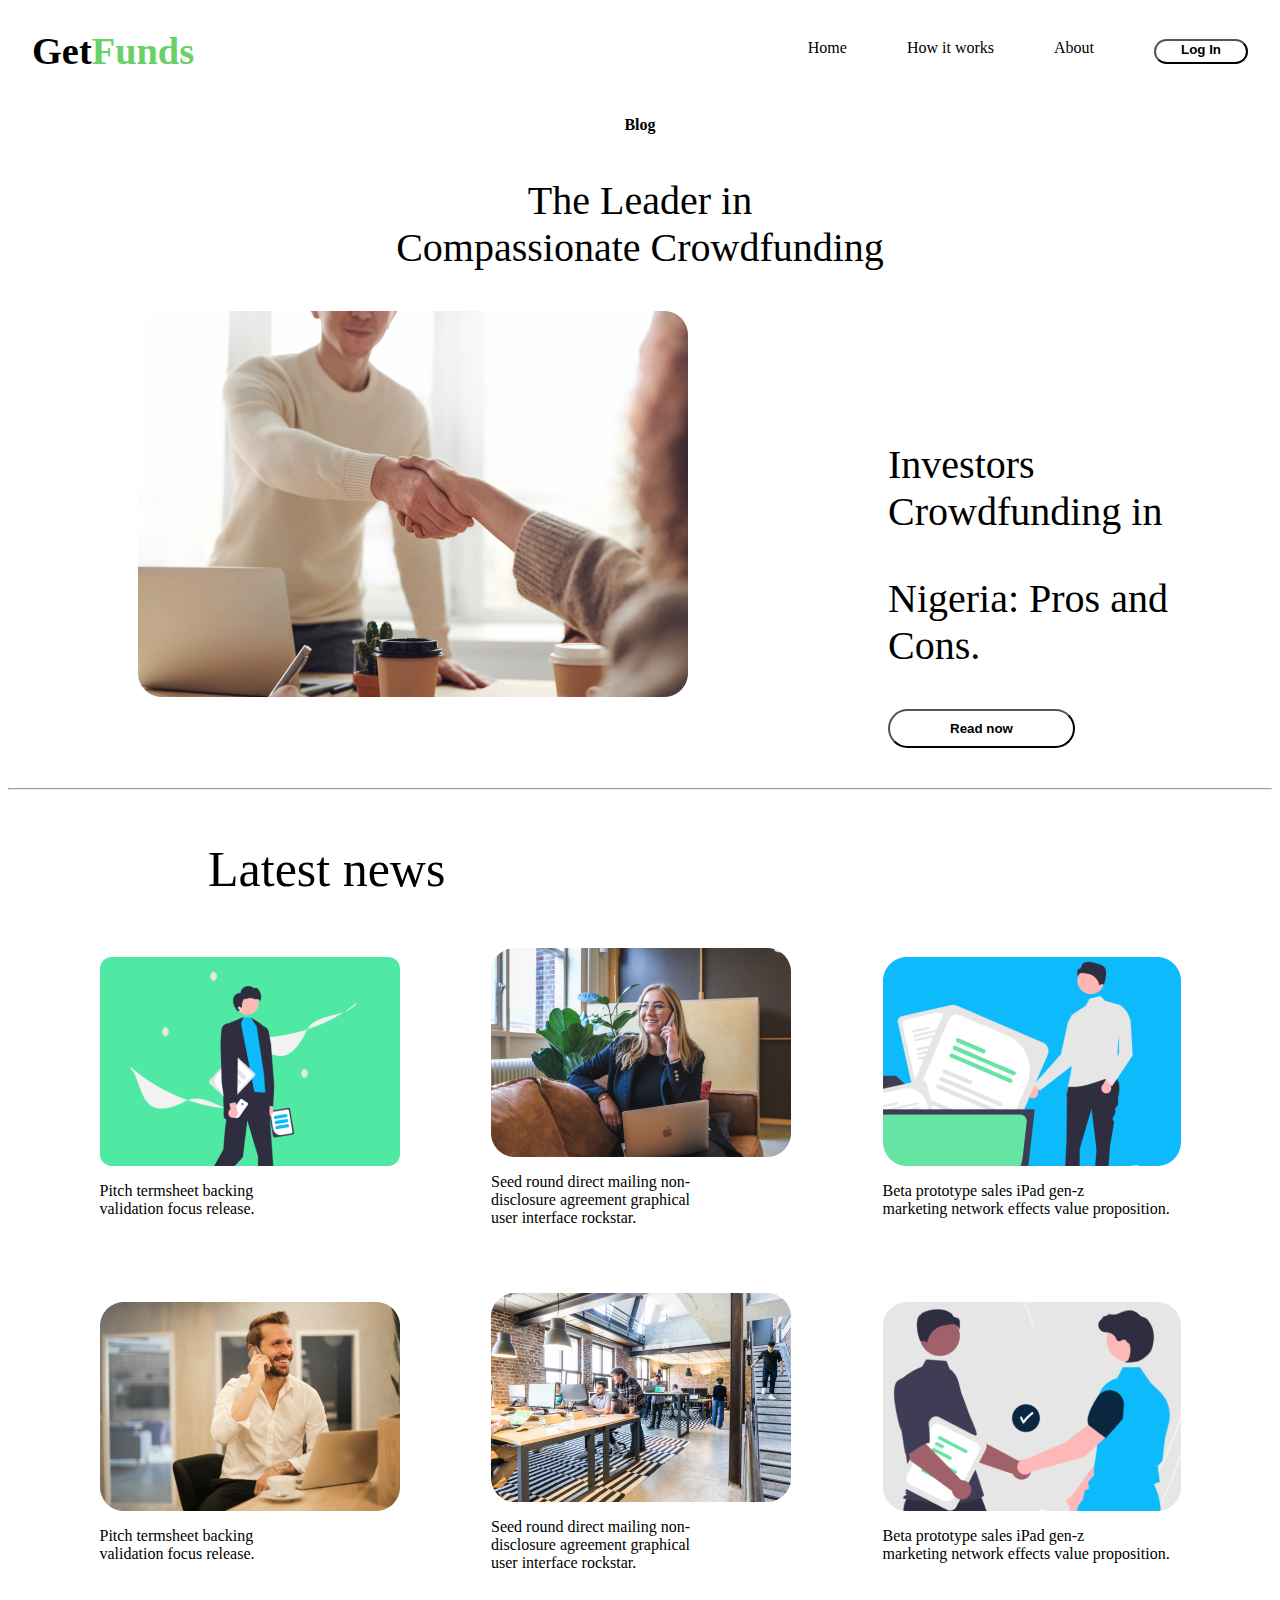
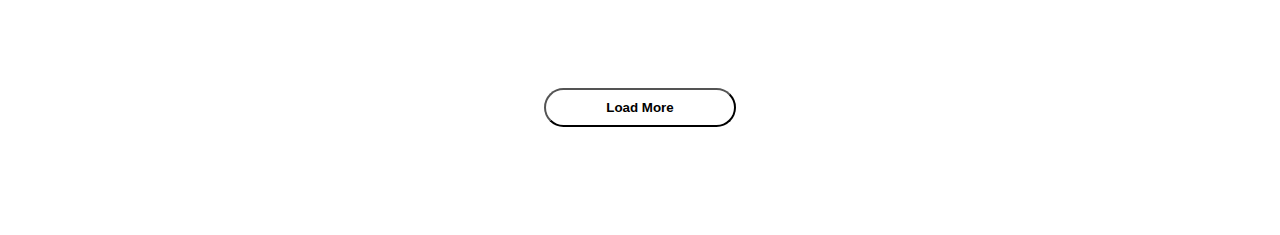
<file: index.html>
<html lang="en">
<head>
    <meta charset="UTF-8">
    <meta http-equiv="X-UA-Compatible" content="IE=edge">
    <meta name="viewport" content="width=device-width, initial-scale=1.0">
    <title>GetFunds</title>

    <link rel="stylesheet" href="style.css" />
</head>
<body>
    <nav class="nav-bar">
        <h1><a href="#" class="nav-home">Get<span>Funds</span></a></h1>
        <ul class="nav-menu">
            <li class="nav-list"><a href="#" class="nav-lin">Home</a></li>
            <li class="nav-list"><a href="#" class="nav-lin">How it works</a></li>
            <li class="nav-list"><a href="#" class="nav-lin">About</a></li>
            <li class="nav-list"><button type="log-in" class="nav-link">Log In</button></li> 
        </ul>


    </nav>


    <header>
        <div><h4>Blog</h4></div>
        <div class="lead">The Leader in </div>
        <div class="lead">Compassionate Crowdfunding</div>
    </header>

    <main>
    <div class="maino">
            <div class="img-1">
                <img src="images/Rectangle01.png" />
            </div>

        <div class="img-1-side">
            <div class="txt-1"><p>Investors Crowdfunding in</p></div>
            <div class="txt-1"><p>Nigeria: Pros and Cons.</p></div>
            <!-- <div class="txt-2"><div><img src="images/Ellipse1.png" /></div><div><p class="txt-2-0">Chandler Bing</p></div></div> -->
            <button type="read-now" class="read-now">Read now</button>
        </div>
    </div>
    </main>

    <hr>
    


    <article>

    
        <p class="latest">Latest news</p>
    <div class="layers">

        <div class="smal-img-1">
            <div><img src="images/Rectangle1.png" /> 
                <p>Pitch termsheet backing <br/>
                    validation focus release. 
                </p></div>
                <!-- <div class="small-img-1"><div><img src="images/Ellipse001.png" /></div><div class="small-img-11">Chandler Bing</div></div> -->
        </div>

        <div class="smal-img-1">
            <div><img src="images/Rectangle2.png" /> 
                <p>Seed round direct mailing non- <br/>
                    disclosure agreement graphical <br/>
                    user interface rockstar. 
                </p></div>
                <!-- <div class="small-img-1"><div><img src="images/Ellipse2.png" /></div><div class="small-img-11">Rachel Green</div></div> -->
        </div>

        <div class="smal-img-1">
            <div><img src="images/Rectangle3.png" /> 
                <p>Beta prototype sales iPad gen-z <br/>
                    marketing network effects value
                    proposition. 
                </p></div>
                <!-- <div class="small-img-1"><div><img src="images/Ellipse3.png" /></div><div class="small-img-11">Monica Geller</div></div> -->
        </div>


    </div>


    <!-- 2nd LAYER -->

    <div class="layers-2">

        <div class="smal-img-2">
            <div><img src="images/Rectangle4.png" /> 
                <p>Pitch termsheet backing <br/>
                    validation focus release. 
                </p></div>
                <!-- <div class="small-img-2"><div><img src="images/Ellipse001.png" /></div><div class="small-img-21">Chandler Bing</div></div> -->
        </div>

        <div class="smal-img-2">
            <div><img src="images/Rectangle5.png" /> 
                <p>Seed round direct mailing non- <br/>
                    disclosure agreement graphical <br/>
                    user interface rockstar. 
                </p></div>
                <!-- <div class="small-img-2"><div><img src="images/Ellipse2.png" /></div><div class="small-img-21">Rachel Green</div></div> -->
        </div>

        <div class="smal-img-2">
            <div><img src="images/Rectangle6.png" /> 
                <p>Beta prototype sales iPad gen-z <br/>
                    marketing network effects value
                    proposition. 
                </p></div>
                <!-- <div class="small-img-2"><div><img src="images/Ellipse3.png" /></div><div class="small-img-21">Monica Geller</div></div> -->
        </div>


    </div>

    </article>



    <section class="sect-btn">
        <button class="btn-1">Load More</button>
    </section>




  

</body>
</html>
</file>
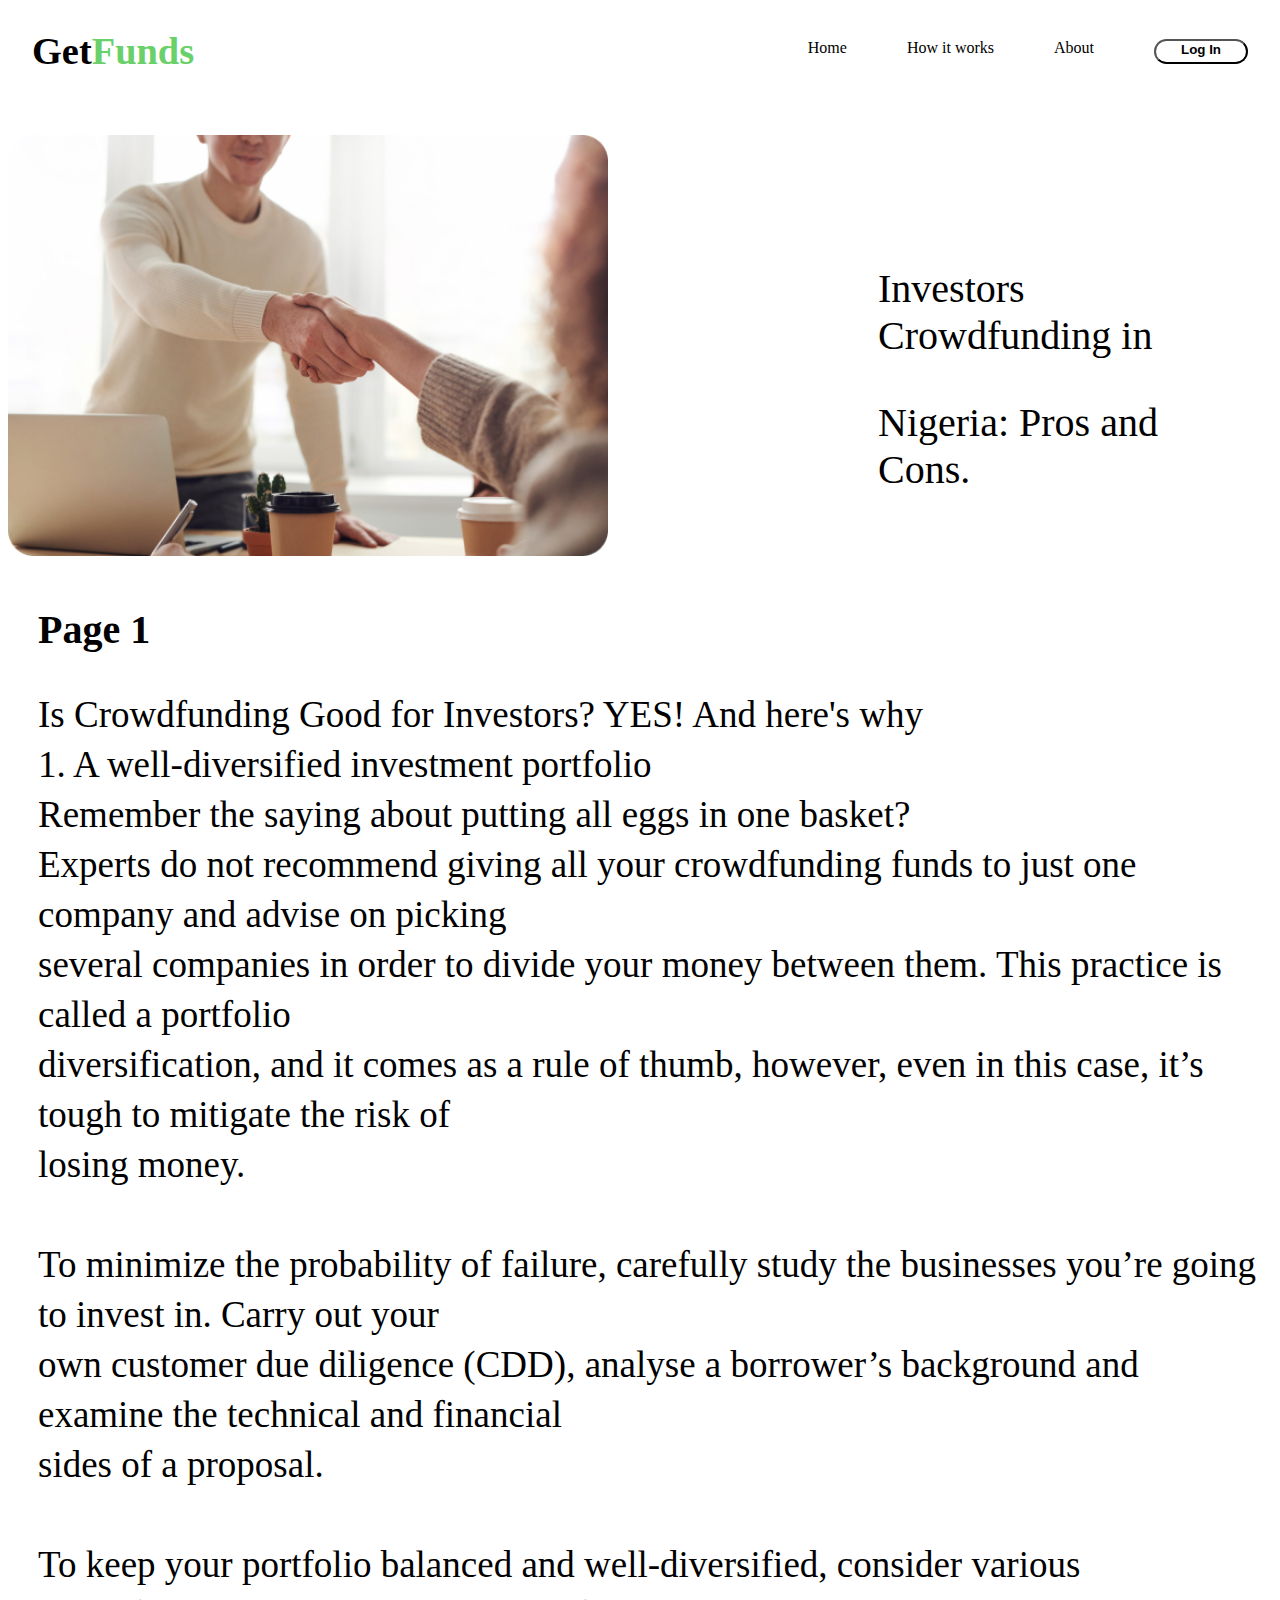
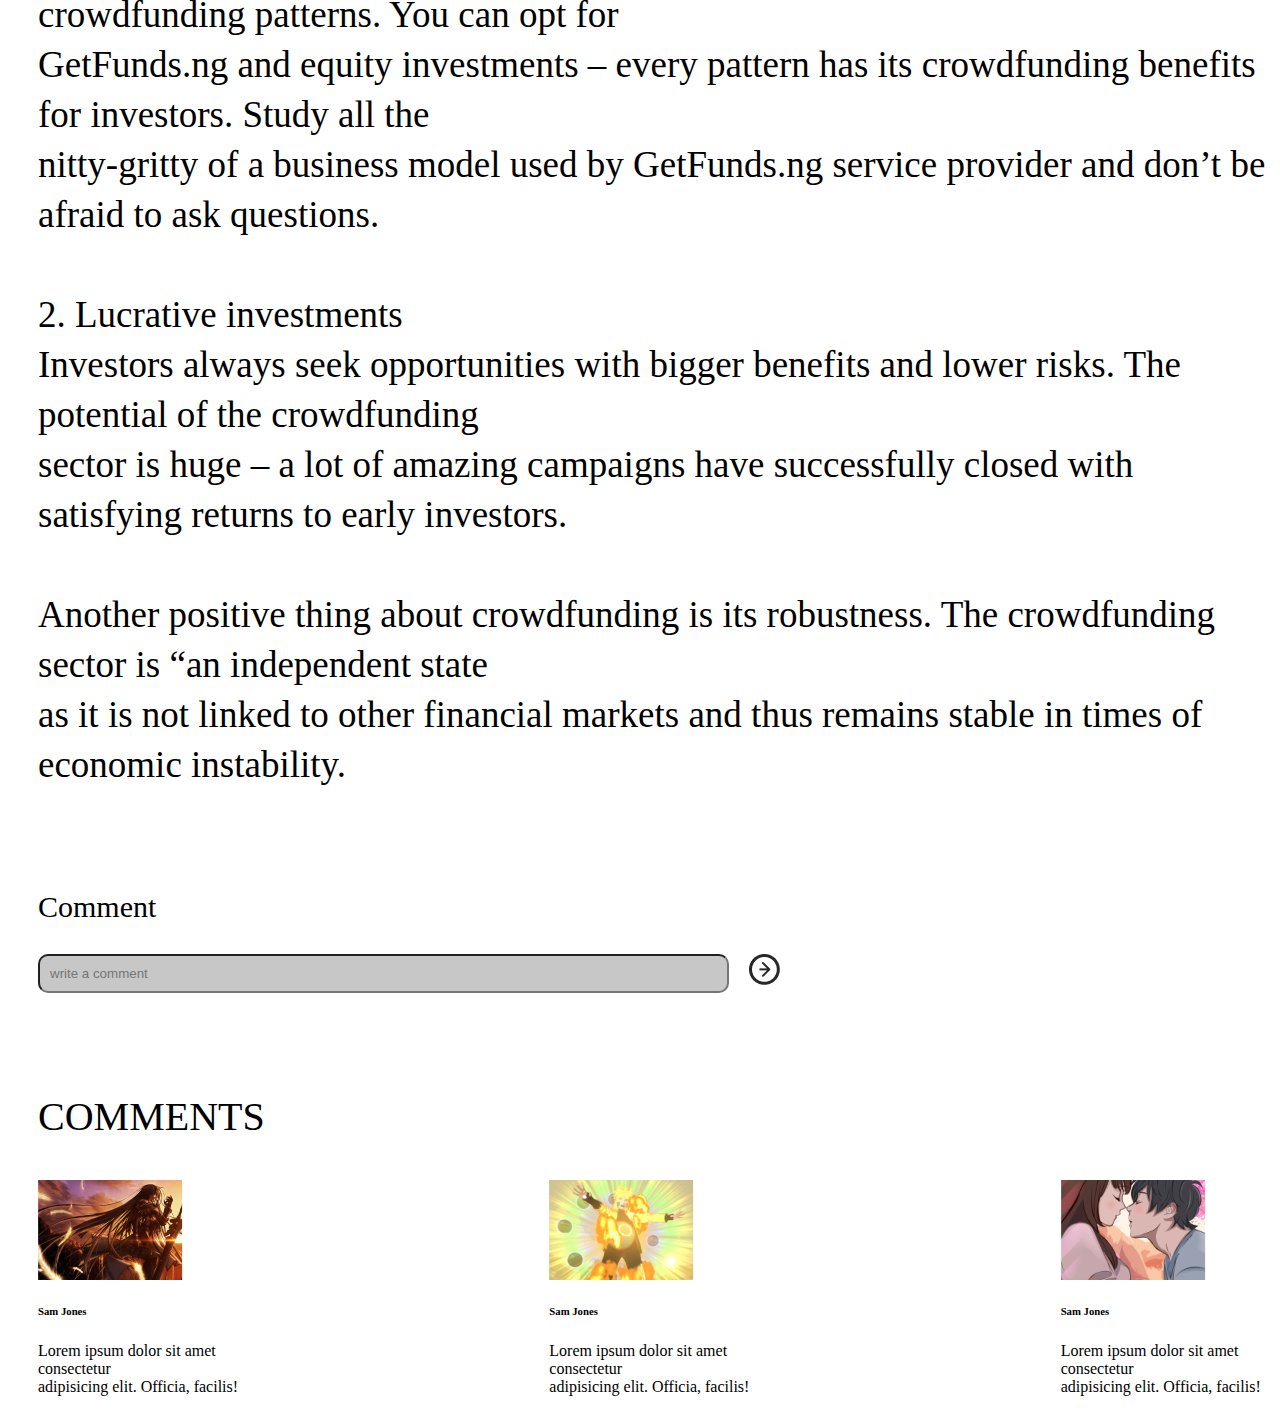
<file: blogdetails/index.html>
<html lang="en">
<head>
    <meta charset="UTF-8">
    <meta http-equiv="X-UA-Compatible" content="IE=edge">
    <meta name="viewport" content="width=device-width, initial-scale=1.0">
    <title>GetFunds Blog details</title>
    
    <link rel="stylesheet" href="style.css" />
</head>
<body>

    <nav class="nav-bar">
        <h1><a href="#" class="nav-home">Get<span>Funds</span></a></h1>
        <ul class="nav-menu">
            <li class="nav-list"><a href="#" class="nav-lin">Home</a></li>
            <li class="nav-list"><a href="#" class="nav-lin">How it works</a></li>
            <li class="nav-list"><a href="#" class="nav-lin">About</a></li>
            <li class="nav-list"><button type="log-in" class="nav-link">Log In</button></li> 
        </ul>


    </nav>
    

    <main>
        <div class="maino">
                <div>
                    <img class="img-1" src="image/Rectangle01.png" />
                </div>
    
            <div class="img-1-side">
                <div class="txt-1"><p>Investors Crowdfunding in</p></div>
                <div class="txt-1"><p>Nigeria: Pros and Cons.</p></div>
                
            </div>
        </div>
        </main>






<article class="art">

    <h2 class="page-1">Page 1</h2>
    

    <p class="parag">
        Is Crowdfunding Good for Investors? YES! And here's why <br/>

1. A well-diversified investment portfolio <br/>
Remember the saying about putting all eggs in one basket? <br/>
Experts do not recommend giving all your crowdfunding funds to just one company and advise on picking  <br/>
several companies in order to divide your money between them. This practice is called a portfolio <br/>
diversification, and it comes as a rule of thumb, however, even in this case, it’s tough to mitigate the risk of <br/>
losing money. <br/>
<br/>

To minimize the probability of failure, carefully study the businesses you’re going to invest in. Carry out your <br/>
own customer due diligence (CDD), analyse a borrower’s background and examine the technical and financial <br/>
sides of a proposal. <br/>
<br/>

To keep your portfolio balanced and well-diversified, consider various crowdfunding patterns. You can opt for <br/>
GetFunds.ng and equity investments – every pattern has its crowdfunding benefits for investors. Study all the <br/>
nitty-gritty of a business model used by GetFunds.ng service provider and don’t be afraid to ask questions. <br/>
<br/>

2. Lucrative investments <br/>
Investors always seek opportunities with bigger benefits and lower risks. The potential of the crowdfunding <br/>
sector is huge – a lot of amazing campaigns have successfully closed with satisfying returns to early investors. <br/>
<br/>

Another positive thing about crowdfunding is its robustness. The crowdfunding sector is “an independent state <br/>
as it is not linked to other financial markets and thus remains stable in times of economic instability.

    </p>

</article>



<section class="sect-comment">
    <p class="comm">Comment</p>
    <div class="sect-comm">
        <div><input type="text" class="text-input" placeholder="write a comment" /> </div>

        <div><img class="arrow" src="image/arrowryt.png" /></div>
    </div>

</section>



<section class="pic-comment">
    <p class="para-com">COMMENTS</p>
<div class="all-pics-comment">
    <div class="com-pic">
        <div><img src="image/Group1.png" /> <div class="name-pic"><h6>Sam Jones</h6>
            <p>Lorem ipsum dolor sit amet consectetur <br/>adipisicing elit. Officia, facilis! </p></div></div>

    </div>

    <div class="com-pic-1">
        <div><img src="image/Group2.png" /> <div class="name-pic"><h6>Sam Jones</h6>
            <p>Lorem ipsum dolor sit amet consectetur <br/>adipisicing elit. Officia, facilis! </p></div></div>

    </div>

    <div class="com-pic-1">
        <div><img src="image/Group3.png" /> <div class="name-pic"><h6>Sam Jones</h6>
            <p>Lorem ipsum dolor sit amet consectetur <br/>adipisicing elit. Officia, facilis! </p></div></div>

    </div>
</div>
</section>

</body>
</html>
</file>
<file: style.css>
*{
    box-sizing: border-box;
}
/* NAV BAR */

li{
    list-style: none;
}
a{
    text-decoration: none;
    color: black;
}
.nav-bar{
    min-height: 70px;
    display: flex;
    justify-content: space-between;
    align-items: center;
    padding: 0 24px;
}
.nav-menu{
    display: flex;
    /* justify-content: space-between;
    align-items: center; */
    gap: 60px;
}
.nav-home{
    font-size: larger;
}
span{
    color: rgb(106, 209, 106);
}
.nav-home span:hover{
    color: rgb(13, 163, 13)
}
.nav-link{
    padding-left: 25px;
    padding-right: 25px;
    /* padding-top: 5px; */
    padding-bottom: 5px;
    border-radius: 15px;
    cursor: pointer;
    background-color: white;
    font-weight: bold;
}
.nav-link:hover{
    background-color: rgb(13, 163, 13)
}



/* HEADER */

header{
    text-align: center;
}
h4{
    min-height: 40px;
}
.lead{
    font-size: 40px;
}


/* MAIN */

.maino{
    display: flex;
    margin: 40px;
    margin-left: 130px;
}
.img-1-side{
    
    margin-top: 90px;
}
.txt-1{
    font-size: 40;
    padding-left: 200px;
    
}
.txt-2{
    display: flex;
}
.txt-2-0{
    padding-left: 20px;
    margin-top: 5px;
}
.read-now{
    margin-left: 200px;
    padding: 10px 60px 10px 60px;
    
    border-radius: 30px;
    cursor: pointer;
    background-color: white;
    font-weight: bold;
}
.read-now:hover{
    background-color: rgb(13, 163, 13);
}


/* ARTICLE */
/* layer 1 */

.latest{
    font-size: 50;
    margin-left: 200px;
}

.layers{
    display: flex;
    justify-content: space-evenly;
    align-items: center;
     
}

.small-img-1{
    display: flex;
    margin-top: 5px;
    
}

.small-img-11{
    padding-left: 20px;
}


/* layer 2 */

.layers-2{
    display: flex;
    justify-content: space-evenly;
    align-items: center;
    margin-top: 50px;
}

.small-img-2{
    display: flex;
    margin-top: 5px;   
}

.small-img-21{
    padding-left: 20px;
}


/* BUTTON */


.btn-1{
    margin-top: 100px;
    margin-bottom: 100px;
    padding: 10px 60px 10px 60px;
    
    border-radius: 30px;
    cursor: pointer;
    background-color: white;
    font-weight: bold;
}
.sect-btn{
    text-align: center;
}
.btn-1:hover{
    background-color: rgb(13, 163, 13)
}





/* For phone screen, didn't get this */

@media screen and (max-width: 1075px){
    *{
        box-sizing: border-box;
    }
    .maino{
        display: flex;
        flex-direction: column;
    }
    
    .txt-1{   
        font-size: 20px;
    }

    .layers{
        display: flex;
        flex-direction: column;
        justify-content: center;
        align-items: center;
        padding: 10px 20px;
        margin-top: 20px;
    }
    .layers-2{
        display: flex;
        flex-direction: column;
        justify-content: center;
        align-items: center;
        padding: 10px 20px;
    }

    .smal-img-1{
        margin-top: 20px;
    }
    .smal-img-2{
        margin-top: 20px;
    }

    .sect-btn{
        text-align: center;
    }   
}


@media screen and (max-width: 700px){
    *{
        box-sizing: border-box;
    }
    .maino{
        display: flex;
        flex-direction: column;
    }
    
    .txt-1{   
        font-size: 20px;
    }
    
    .layers{
        display: flex;
        flex-direction: column;
        justify-content: center;
        align-items: center;
        padding: 10px 20px;
        margin-top: 20px;
    }
    .layers-2{
        display: flex;
        flex-direction: column;
        justify-content: center;
        align-items: center;
        padding: 10px 20px;
    }

    .smal-img-1{
        margin-top: 20px;
    }
    .smal-img-2{
        margin-top: 20px;
    }

    .sect-btn{
        text-align: center;
    }
}
</file>
<file: blogdetails/style.css>
/* NAV BAR */

li{
    list-style: none;
}
a{
    text-decoration: none;
    color: black;
}
.nav-bar{
    min-height: 70px;
    display: flex;
    justify-content: space-between;
    align-items: center;
    padding: 0 24px;
}
.nav-menu{
    display: flex;
    /* justify-content: space-between;
    align-items: center; */
    gap: 60px;
}
.nav-home{
    font-size: larger;
}
span{
    color: rgb(106, 209, 106);
}
.nav-home span:hover{
    color: rgb(13, 163, 13)
}
.nav-link{
    padding-left: 25px;
    padding-right: 25px;
    /* padding-top: 5px; */
    padding-bottom: 5px;
    border-radius: 15px;
    cursor: pointer;
    background-color: white;
    font-weight: bold;
}
.nav-link:hover{
    background-color: rgb(13, 163, 13)
}





/* MAIN */

.maino{
    display: flex;
    margin: 40px;
    margin-left: auto;
}
.img-1{
    width: 600px;
}
.img-1-side{
    margin-left: 270px;
    margin-top: 90px;
}
.txt-1{
    font-size: 40;
    
}
.txt-2{
    display: flex;
}
.txt-2-0{
    padding-left: 20px;
    margin-top: 5px;
}


/* article */

.art{
    margin-top: 50px;
    margin-left: 30px;
}
.page-1{
    font-size: 40px;
}
.parag{
    line-height: 50px;
    /* text-align: center; */
    font-size: 37px;
}



/* comment section */

.sect-comment{
    margin-top: 100px;
    margin-bottom: 50px;
    margin-left: 30px;
}

.comm{
    font-size: 30px;

}
.sect-comm{
    display: flex;

}

.text-input{
    padding-top: 10px;
    padding-right: 500px;
    padding-bottom: 10px;
    padding-left: 10px;
    border-radius: 10px;
    background-color: rgb(199, 199, 199);
}

.arrow{
    margin-left: 20px;
}


/* last COMMENTS */

.pic-comment{
    margin-left: 30px;
    margin-top: 100px;
}
.para-com{
    font-size: 40px;

}

.all-pics-comment{
    display: flex;
}

.com-pic-1{
    margin-left: 300px;
    
}


@media screen and (max-width: 800px){
    *{
        box-sizing: border-box;
    }
    .maino{
        display: flex;
        flex-direction: column;
    }
    .txt-1{
        font-size: 20px;
    }
    .parag{
        font-size: 30px;
    }

    .para-com{
        text-align: center;
    }
    .all-pics-comment{
        display: flex;
        flex-direction: column;
        align-items: center;

    }
    .com-pic-1{
        margin-left: 0px;
    }

}
</file>
